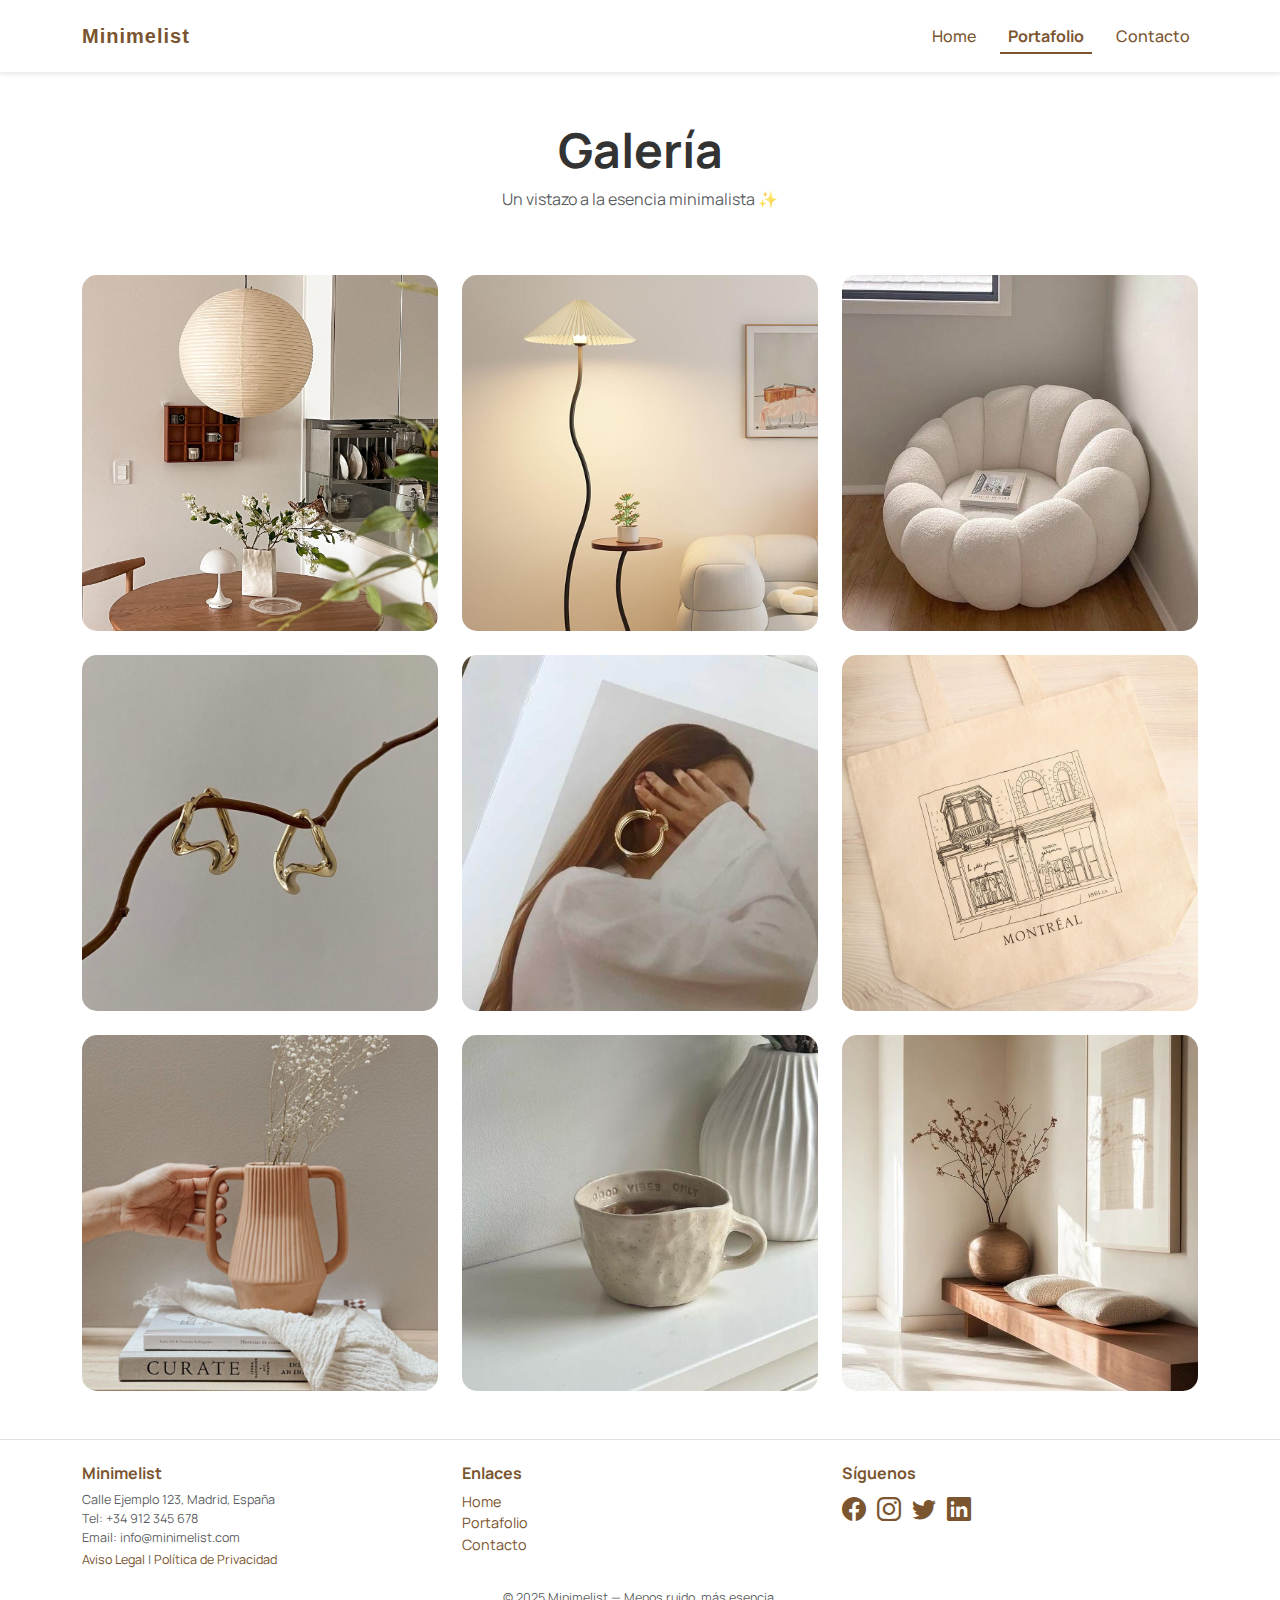
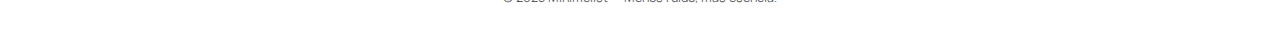
<file: portafolio.html>
<!DOCTYPE html>
<html lang="es">
    <head>
        <meta charset="utf-8">
        <meta name="viewport" content="width=device-width, initial-scale=1">
        <title> Minimelist — Accesorios</title>

        <!-- Bootstrap 5 CSS (CDN) -->
        <link href="https://cdn.jsdelivr.net/npm/bootstrap@5.3.2/dist/css/bootstrap.min.css" rel="stylesheet">
        <link rel="stylesheet" href="https://cdn.jsdelivr.net/npm/bootstrap-icons@1.11.1/font/bootstrap-icons.css">
        <link href="https://fonts.googleapis.com/css2?family=Manrope:wght@300;400;600;700&display=swap" rel="stylesheet">
        <link rel="stylesheet" href="styles.css">
    </head>

    <body>
        <!-- navbar-->
        <nav class="navbar navbar-expand-lg bg-white shadow-sm">
            <div class="container">
            <a class="navbar-brand fw-bold text-brown" href="#">Minimelist</a>
            <button class="navbar-toggler" type="button" data-bs-toggle="collapse" data-bs-target="#menu">
                <span class="navbar-toggler-icon"></span>
            </button>
                <div class="collapse navbar-collapse" id="menu">
                    <ul class="navbar-nav ms-auto">
                    <li class="nav-item"><a href="index.html" class="nav-link">Home</a></li>
                    <li class="nav-item"><a href="portafolio.html" class="nav-link active">Portafolio</a></li>
                    <li class="nav-item"><a href="contacto.html" class="nav-link">Contacto</a></li>
                    </ul>
                </div>
            </div>
        </nav>
        <!-- Encabezado -->
        <header class="text-center py-5">
            <h1 class="display-5 fw-bold">Galería</h1>
            <p class="text-muted">Un vistazo a la esencia minimalista ✨</p>
        </header>

        <!-- Galería -->
        <div class="container pb-5">
            <div class="row g-4">
            <!-- Imagen 1 -->
            <div class="col-12 col-sm-6 col-lg-4">
                <div class="gallery-item">
                <img src="images/portafolio1.jpg" class="img-fluid rounded" alt="Imagen 1">
                </div>
            </div>
            <!-- Imagen 2 -->
            <div class="col-12 col-sm-6 col-lg-4">
                <div class="gallery-item">
                <img src="images/portafolio2.jpg" class="img-fluid rounded" alt="Imagen 2">
                </div>
            </div>
            <!-- Imagen 3 -->
            <div class="col-12 col-sm-6 col-lg-4">
                <div class="gallery-item">
                <img src="images/portafolio3.jpg" class="img-fluid rounded" alt="Imagen 3">
                </div>
            </div>
            <!-- Imagen 4 -->
            <div class="col-12 col-sm-6 col-lg-4">
                <div class="gallery-item">
                <img src="images/portafolio4.jpg" class="img-fluid rounded" alt="Imagen 4">
                </div>
            </div>
            <!-- Imagen 5 -->
            <div class="col-12 col-sm-6 col-lg-4">
                <div class="gallery-item">
                <img src="images/portafolio5.jpg" class="img-fluid rounded" alt="Imagen 5">
                </div>
            </div>
            <!-- Imagen 6 -->
            <div class="col-12 col-sm-6 col-lg-4">
                <div class="gallery-item">
                <img src="images/portafolio6.jpg" class="img-fluid rounded" alt="Imagen 6">
                </div>
            </div>
            <!-- Imagen 7 -->
            <div class="col-12 col-sm-6 col-lg-4">
                <div class="gallery-item">
                <img src="images/portafolio7.jpg" class="img-fluid rounded" alt="Imagen 7">
                </div>
            </div>
            <!-- Imagen 8 -->
            <div class="col-12 col-sm-6 col-lg-4">
                <div class="gallery-item">
                <img src="images/portafolio8.jpg" class="img-fluid rounded" alt="Imagen 8">
                </div>
            </div>
            <!-- Imagen 9 -->
            <div class="col-12 col-sm-6 col-lg-4">
                <div class="gallery-item">
                <img src="images/portafolio9.jpg" class="img-fluid rounded" alt="Imagen 9">
                </div>
            </div>
            </div>
        </div>

            <!-- FOOTER -->
        <footer class="bg-white border-top py-4">
            <div class="container">
                <div class="row text-center text-md-start align-items-start">

                <!-- Sección 1: Información y aviso legal -->
                <div class="col-md-4 mb-3 mb-md-0">
                    <h6 class="fw-bold text-brown">Minimelist</h6>
                    <p class="small text-muted mb-1">
                    Calle Ejemplo 123, Madrid, España<br>
                    Tel: +34 912 345 678<br>
                    Email: info@minimelist.com
                    </p>
                    <p class="small text-muted mb-0">
                    <a href="#" class="text-brown text-decoration-none">Aviso Legal</a> | 
                    <a href="#" class="text-brown text-decoration-none">Política de Privacidad</a>
                    </p>
                </div>

                <!-- Sección 2: Menú de navegación -->
                <div class="col-md-4 mb-3 mb-md-0">
                    <h6 class="fw-bold text-brown">Enlaces</h6>
                    <ul class="list-unstyled mb-0">
                    <li><a href="index.html" class="text-brown text-decoration-none">Home</a></li>
                    <li><a href="portafolio.html" class="text-brown text-decoration-none">Portafolio</a></li>
                    <li><a href="contacto.html" class="text-brown text-decoration-none">Contacto</a></li>
                    </ul>
                </div>

                <!-- Sección 3: Redes sociales -->
                <div class="col-md-4">
                    <h6 class="fw-bold text-brown mb-2">Síguenos</h6>
                    <a href="https://www.facebook.com" target="_blank" class="me-2 text-brown fs-4"><i class="bi bi-facebook"></i></a>
                    <a href="https://www.instagram.com" target="_blank" class="me-2 text-brown fs-4"><i class="bi bi-instagram"></i></a>
                    <a href="https://www.twitter.com" target="_blank" class="me-2 text-brown fs-4"><i class="bi bi-twitter"></i></a>
                    <a href="https://www.linkedin.com" target="_blank" class="text-brown fs-4"><i class="bi bi-linkedin"></i></a>
                </div>

                </div>

                <!-- Derechos reservados -->
                <div class="row mt-3">
                <div class="col text-center">
                    <small class="text-muted">© 2025 Minimelist — Menos ruido, más esencia.</small>
                </div>
                </div>
            </div>
        </footer>

        <!-- Bootstrap JS -->
        <script src="https://cdn.jsdelivr.net/npm/bootstrap@5.3.2/dist/js/bootstrap.bundle.min.js"></script>
        </body>
</html>
</file>
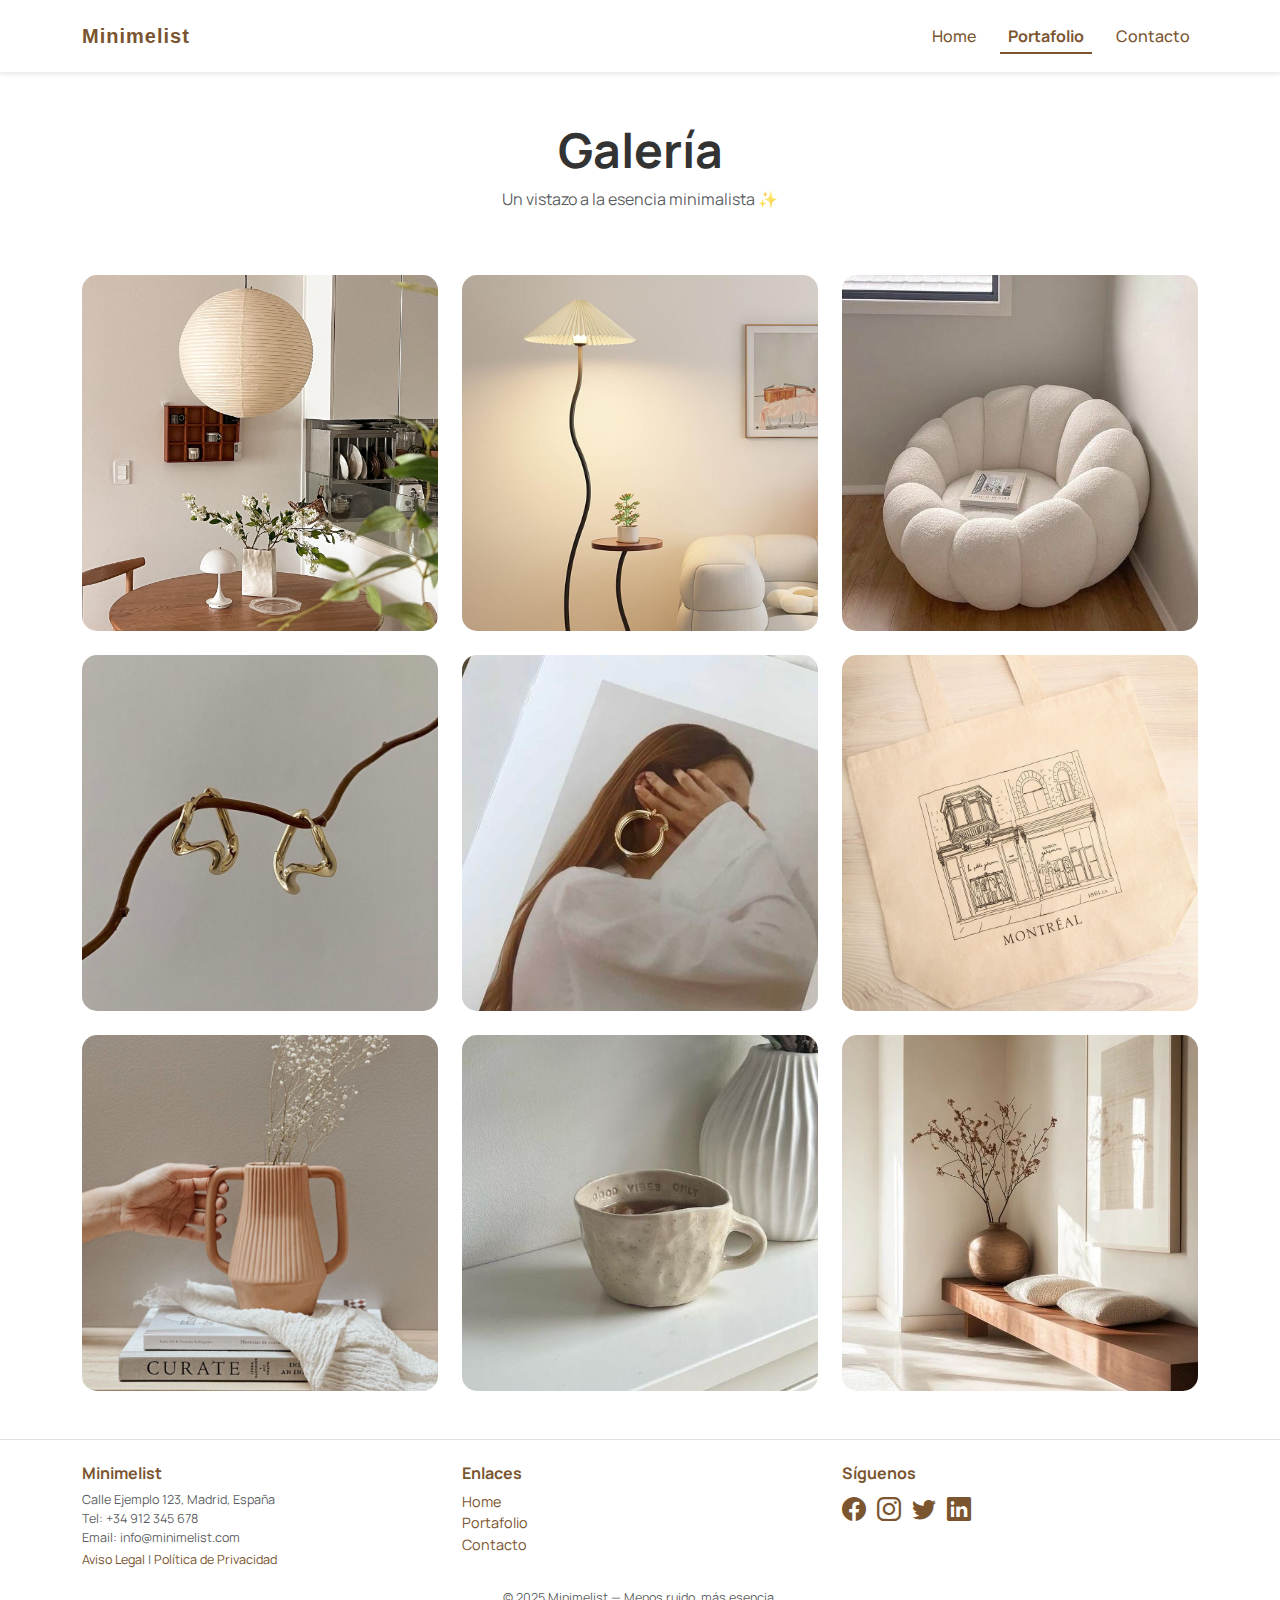
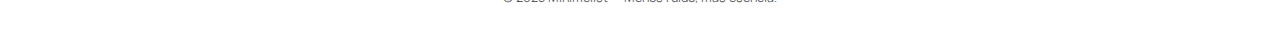
<file: pages/portafolio.html>
<!DOCTYPE html>
<html lang="es">
    <head>
        <meta charset="utf-8">
        <meta name="viewport" content="width=device-width, initial-scale=1">
        <title> Minimelist — Accesorios</title>

        <!-- Bootstrap 5 CSS (CDN) -->
        <link href="https://cdn.jsdelivr.net/npm/bootstrap@5.3.2/dist/css/bootstrap.min.css" rel="stylesheet">
        <link rel="stylesheet" href="https://cdn.jsdelivr.net/npm/bootstrap-icons@1.11.1/font/bootstrap-icons.css">
        <link href="https://fonts.googleapis.com/css2?family=Manrope:wght@300;400;600;700&display=swap" rel="stylesheet">
        <link rel="stylesheet" href="../CSS/styles.css">
    </head>

    <body>
        <!-- navbar-->
        <nav class="navbar navbar-expand-lg bg-white shadow-sm">
            <div class="container">
            <a class="navbar-brand fw-bold text-brown" href="#">Minimelist</a>
            <button class="navbar-toggler" type="button" data-bs-toggle="collapse" data-bs-target="#menu">
                <span class="navbar-toggler-icon"></span>
            </button>
                <div class="collapse navbar-collapse" id="menu">
                    <ul class="navbar-nav ms-auto">
                    <li class="nav-item"><a href="../index.html" class="nav-link">Home</a></li>
                    <li class="nav-item"><a href="portafolio.html" class="nav-link active">Portafolio</a></li>
                    <li class="nav-item"><a href="contacto.html" class="nav-link">Contacto</a></li>
                    </ul>
                </div>
            </div>
        </nav>
        <!-- Encabezado -->
        <header class="text-center py-5">
            <h1 class="display-5 fw-bold">Galería</h1>
            <p class="text-muted">Un vistazo a la esencia minimalista ✨</p>
        </header>

        <!-- Galería -->
        <div class="container pb-5">
            <div class="row g-4">
            <!-- Imagen 1 -->
            <div class="col-12 col-sm-6 col-lg-4">
                <div class="gallery-item">
                <img src="../images/portafolio1.jpg" class="img-fluid rounded" alt="Imagen 1" width="1200" height="1200">
                </div>
            </div>
            <!-- Imagen 2 -->
            <div class="col-12 col-sm-6 col-lg-4">
                <div class="gallery-item">
                <img src="../images/portafolio2.jpg" class="img-fluid rounded" alt="Imagen 2" width="960" height="960">
                </div>
            </div>
            <!-- Imagen 3 -->
            <div class="col-12 col-sm-6 col-lg-4">
                <div class="gallery-item">
                <img src="../images/portafolio3.jpg" class="img-fluid rounded" alt="Imagen 3" width="515" height="515">
                </div>
            </div>
            <!-- Imagen 4 -->
            <div class="col-12 col-sm-6 col-lg-4">
                <div class="gallery-item">
                <img src="../images/portafolio4.jpg" class="img-fluid rounded" alt="Imagen 4" width="900" height="900">
                </div>
            </div>
            <!-- Imagen 5 -->
            <div class="col-12 col-sm-6 col-lg-4">
                <div class="gallery-item">
                <img src="../images/portafolio5.jpg" class="img-fluid rounded" alt="Imagen 5" width="620" height="620">
                </div>
            </div>
            <!-- Imagen 6 -->
            <div class="col-12 col-sm-6 col-lg-4">
                <div class="gallery-item">
                <img src="../images/portafolio6.jpg" class="img-fluid rounded" alt="Imagen 6" width="1000" height="1000">
                </div>
            </div>
            <!-- Imagen 7 -->
            <div class="col-12 col-sm-6 col-lg-4">
                <div class="gallery-item">
                <img src="../images/portafolio7.jpg" class="img-fluid rounded" alt="Imagen 7" width="1000" height="1000">
                </div>
            </div>
            <!-- Imagen 8 -->
            <div class="col-12 col-sm-6 col-lg-4">
                <div class="gallery-item">
                <img src="../images/portafolio8.jpg" class="img-fluid rounded" alt="Imagen 8" width="512" height="512">
                </div>
            </div>
            <!-- Imagen 9 -->
            <div class="col-12 col-sm-6 col-lg-4">
                <div class="gallery-item">
                <img src="../images/portafolio9.jpg" class="img-fluid rounded" alt="Imagen 9" width="640" height="640">
                </div>
            </div>
            </div>
        </div>

            <!-- FOOTER -->
        <footer class="bg-white border-top py-4">
            <div class="container">
                <div class="row text-center text-md-start align-items-start">

                <!-- Sección 1: Información y aviso legal -->
                <div class="col-md-4 mb-3 mb-md-0">
                    <h6 class="fw-bold text-brown">Minimelist</h6>
                    <p class="small text-muted mb-1">
                    Calle Ejemplo 123, Madrid, España<br>
                    Tel: +34 912 345 678<br>
                    Email: info@minimelist.com
                    </p>
                    <p class="small text-muted mb-0">
                    <a href="#" class="text-brown text-decoration-none">Aviso Legal</a> | 
                    <a href="#" class="text-brown text-decoration-none">Política de Privacidad</a>
                    </p>
                </div>

                <!-- Sección 2: Menú de navegación -->
                <div class="col-md-4 mb-3 mb-md-0">
                    <h6 class="fw-bold text-brown">Enlaces</h6>
                    <ul class="list-unstyled mb-0">
                    <li><a href="../index.html" class="text-brown text-decoration-none">Home</a></li>
                    <li><a href="portafolio.html" class="text-brown text-decoration-none">Portafolio</a></li>
                    <li><a href="contacto.html" class="text-brown text-decoration-none">Contacto</a></li>
                    </ul>
                </div>

                <!-- Sección 3: Redes sociales -->
                <div class="col-md-4">
                    <h6 class="fw-bold text-brown mb-2">Síguenos</h6>
                    <a href="https://www.facebook.com" target="_blank" class="me-2 text-brown fs-4"><i class="bi bi-facebook"></i></a>
                    <a href="https://www.instagram.com" target="_blank" class="me-2 text-brown fs-4"><i class="bi bi-instagram"></i></a>
                    <a href="https://www.twitter.com" target="_blank" class="me-2 text-brown fs-4"><i class="bi bi-twitter"></i></a>
                    <a href="https://www.linkedin.com" target="_blank" class="text-brown fs-4"><i class="bi bi-linkedin"></i></a>
                </div>

                </div>

                <!-- Derechos reservados -->
                <div class="row mt-3">
                <div class="col text-center">
                    <small class="text-muted">© 2025 Minimelist — Menos ruido, más esencia.</small>
                </div>
                </div>
            </div>
        </footer>

        <!-- Bootstrap JS -->
        <script src="https://cdn.jsdelivr.net/npm/bootstrap@5.3.2/dist/js/bootstrap.bundle.min.js"></script>
        </body>
</html>
</file>
<file: styles.css>
:root {
    --accent: #7a5530;
    --accent-dark: #5c3d1f;
    --muted: #9c8c80;
    --card-radius: 12px;
    --soft-shadow: 0 6px 20px rgba(15,15,15,0.06);
}

body{
    font-family: 'Manrope', sans-serif;
    background-color: #fff;
    color: #333;
}

.text-brown {
    color: #7a5530;
}

/* Brand */
.brand-title {
    font-weight:600;
    letter-spacing:0.2px;
    color: #111;
}
.logo-dot {
    width:11px;
    height:11px;
    background:var(--accent);
    border-radius:50%;
    box-shadow: 0 2px 6px rgba(58,107,79,0.18);
    display:inline-block;
}

/* Navbar */
.navbar {
    padding: 1rem 0;
    border-bottom: 1px solid #eee;
}

.navbar-brand {
    font-family: 'KyivType Sans', sans-serif;
    letter-spacing: 1px;
}

.nav-link {
    color: #7a5530 !important;
    font-weight: 500;
    margin-left: 1rem;
    transition: color 0.2s ease-in-out;
}

.nav-link:hover {
    color: #5c3d1f !important;
}

.nav-link.active {
    font-weight: 700;
    border-bottom: 2px solid #7a5530;
    padding-bottom: 0.25rem;
}
    .nav-link {
    color: var(--accent) !important;
}

/* Carousel */
.carousel-caption h3{
    font-weight:600;
    text-shadow: 0 2px 8px rgba(0,0,0,0.35);
}
    .carousel-caption p{
    font-size:0.95rem;
    opacity:0.95;
}

.carousel-caption h3 {
    font-weight: 600;
    text-shadow: 0 1px 4px rgba(0,0,0,0.25);
}

/* Cards */
.card {
    border: none;
    border-radius: var(--card-radius);
    box-shadow: var(--soft-shadow);
    transition: transform 180ms ease, box-shadow 180ms ease;
    overflow: hidden;
}
.card img {
    object-fit: cover;
    height: 200px;
}
.card-hover:hover {
    transform: translateY(-6px);
    box-shadow: 0 12px 30px rgba(15,15,15,0.08);
}

/* Footer */
footer {
    font-size: 0.9rem;
    background: #fff;
}

/* Botones primarios*/
.btn-primary {
    background: var(--accent);
    border-color: var(--accent);
    box-shadow: 0 6px 18px rgba(122,85,48,0.12);
}
.btn-primary:hover, .btn-primary:focus {
    background: var(--accent-dark);
    border-color: var(--accent-dark);
    box-shadow: 0 8px 22px rgba(92,61,31,0.16);
}


/* PORTAFOLIO */
.gallery-item {
    overflow: hidden;
    border-radius: 15px;
    transition: transform 0.3s ease;
}

.gallery-item img {
    transition: transform 0.4s ease, box-shadow 0.4s ease;
}

.gallery-item:hover img {
    transform: scale(1.1);
    box-shadow: 0px 8px 20px #7a5530;
}



/* CONTACTO */
#map {
    width: 90%;
    height: 500px;
    margin: 20px auto;
    border: 3px solid #6b4226;
    border-radius: 10px;
}
</file>
<file: CSS/styles.css>
:root {
    --accent: #7a5530;
    --accent-dark: #5c3d1f;
    --muted: #9c8c80;
    --card-radius: 12px;
    --soft-shadow: 0 6px 20px rgba(15,15,15,0.06);
}

body{
    font-family: 'Manrope', sans-serif;
    background-color: #fff;
    color: #333;
}

.text-brown {
    color: #7a5530;
}

/* Brand */
.brand-title {
    font-weight:600;
    letter-spacing:0.2px;
    color: #111;
}
.logo-dot {
    width:11px;
    height:11px;
    background:var(--accent);
    border-radius:50%;
    box-shadow: 0 2px 6px rgba(58,107,79,0.18);
    display:inline-block;
}

/* Navbar */
.navbar {
    padding: 1rem 0;
    border-bottom: 1px solid #eee;
}

.navbar-brand {
    font-family: 'KyivType Sans', sans-serif;
    letter-spacing: 1px;
}

.nav-link {
    color: #7a5530 !important;
    font-weight: 500;
    margin-left: 1rem;
    transition: color 0.2s ease-in-out;
}

.nav-link:hover {
    color: #5c3d1f !important;
}

.nav-link.active {
    font-weight: 700;
    border-bottom: 2px solid #7a5530;
    padding-bottom: 0.25rem;
}
    .nav-link {
    color: var(--accent) !important;
}

/* Carousel */
.carousel-caption h3{
    font-weight:600;
    text-shadow: 0 2px 8px rgba(0,0,0,0.35);
}
    .carousel-caption p{
    font-size:0.95rem;
    opacity:0.95;
}

.carousel-caption h3 {
    font-weight: 600;
    text-shadow: 0 1px 4px rgba(0,0,0,0.25);
}

/* Cards */
.card {
    border: none;
    border-radius: var(--card-radius);
    box-shadow: var(--soft-shadow);
    transition: transform 180ms ease, box-shadow 180ms ease;
    overflow: hidden;
}
.card img {
    object-fit: cover;
    height: 200px;
}
.card-hover:hover {
    transform: translateY(-6px);
    box-shadow: 0 12px 30px rgba(15,15,15,0.08);
}

/* Footer */
footer {
    font-size: 0.9rem;
    background: #fff;
}

/* Botones primarios*/
.btn-primary {
    background: var(--accent);
    border-color: var(--accent);
    box-shadow: 0 6px 18px rgba(122,85,48,0.12);
}
.btn-primary:hover, .btn-primary:focus {
    background: var(--accent-dark);
    border-color: var(--accent-dark);
    box-shadow: 0 8px 22px rgba(92,61,31,0.16);
}


/* PORTAFOLIO */
.gallery-item {
    overflow: hidden;
    border-radius: 15px;
    transition: transform 0.3s ease;
}

.gallery-item img {
    transition: transform 0.4s ease, box-shadow 0.4s ease;
}

.gallery-item:hover img {
    transform: scale(1.1);
    box-shadow: 0px 8px 20px #7a5530;
}



/* CONTACTO */
#map {
    width: 90%;
    height: 500px;
    margin: 20px auto;
    border: 3px solid #6b4226;
    border-radius: 10px;
}
</file>
